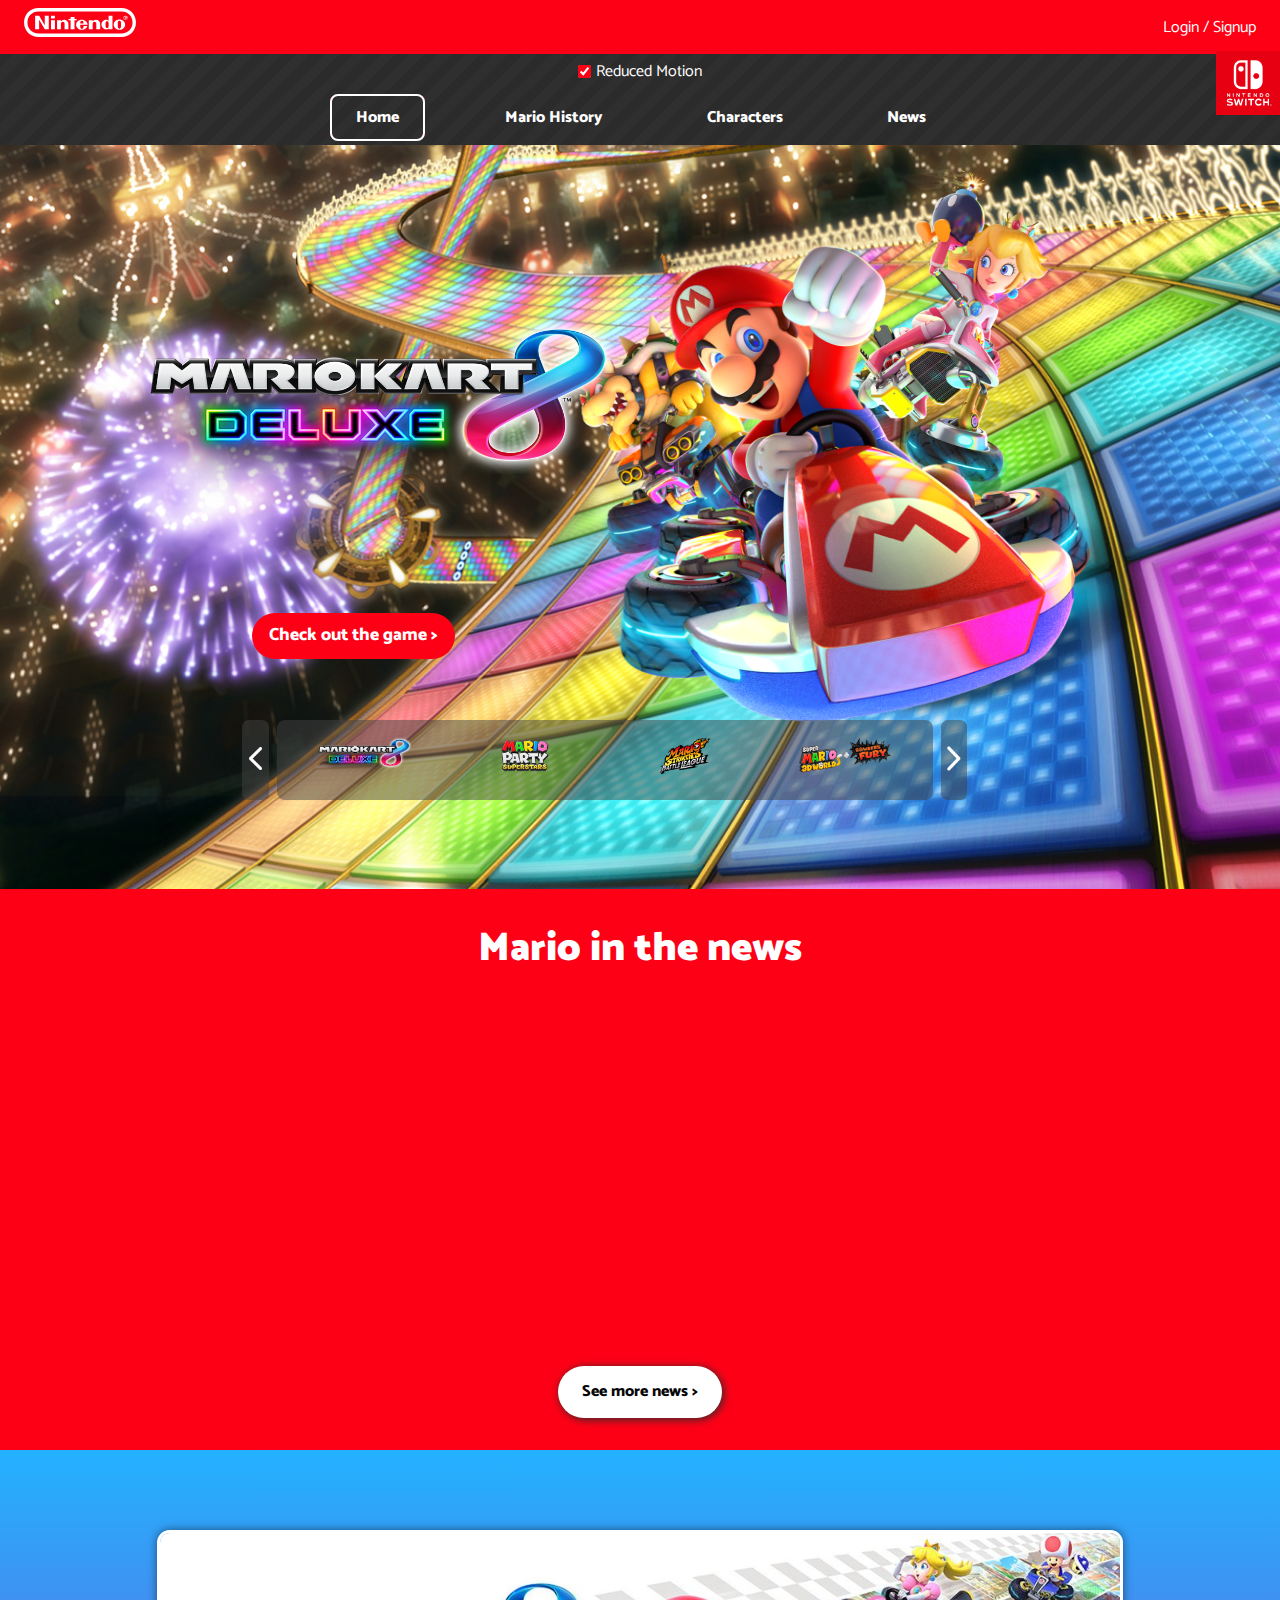
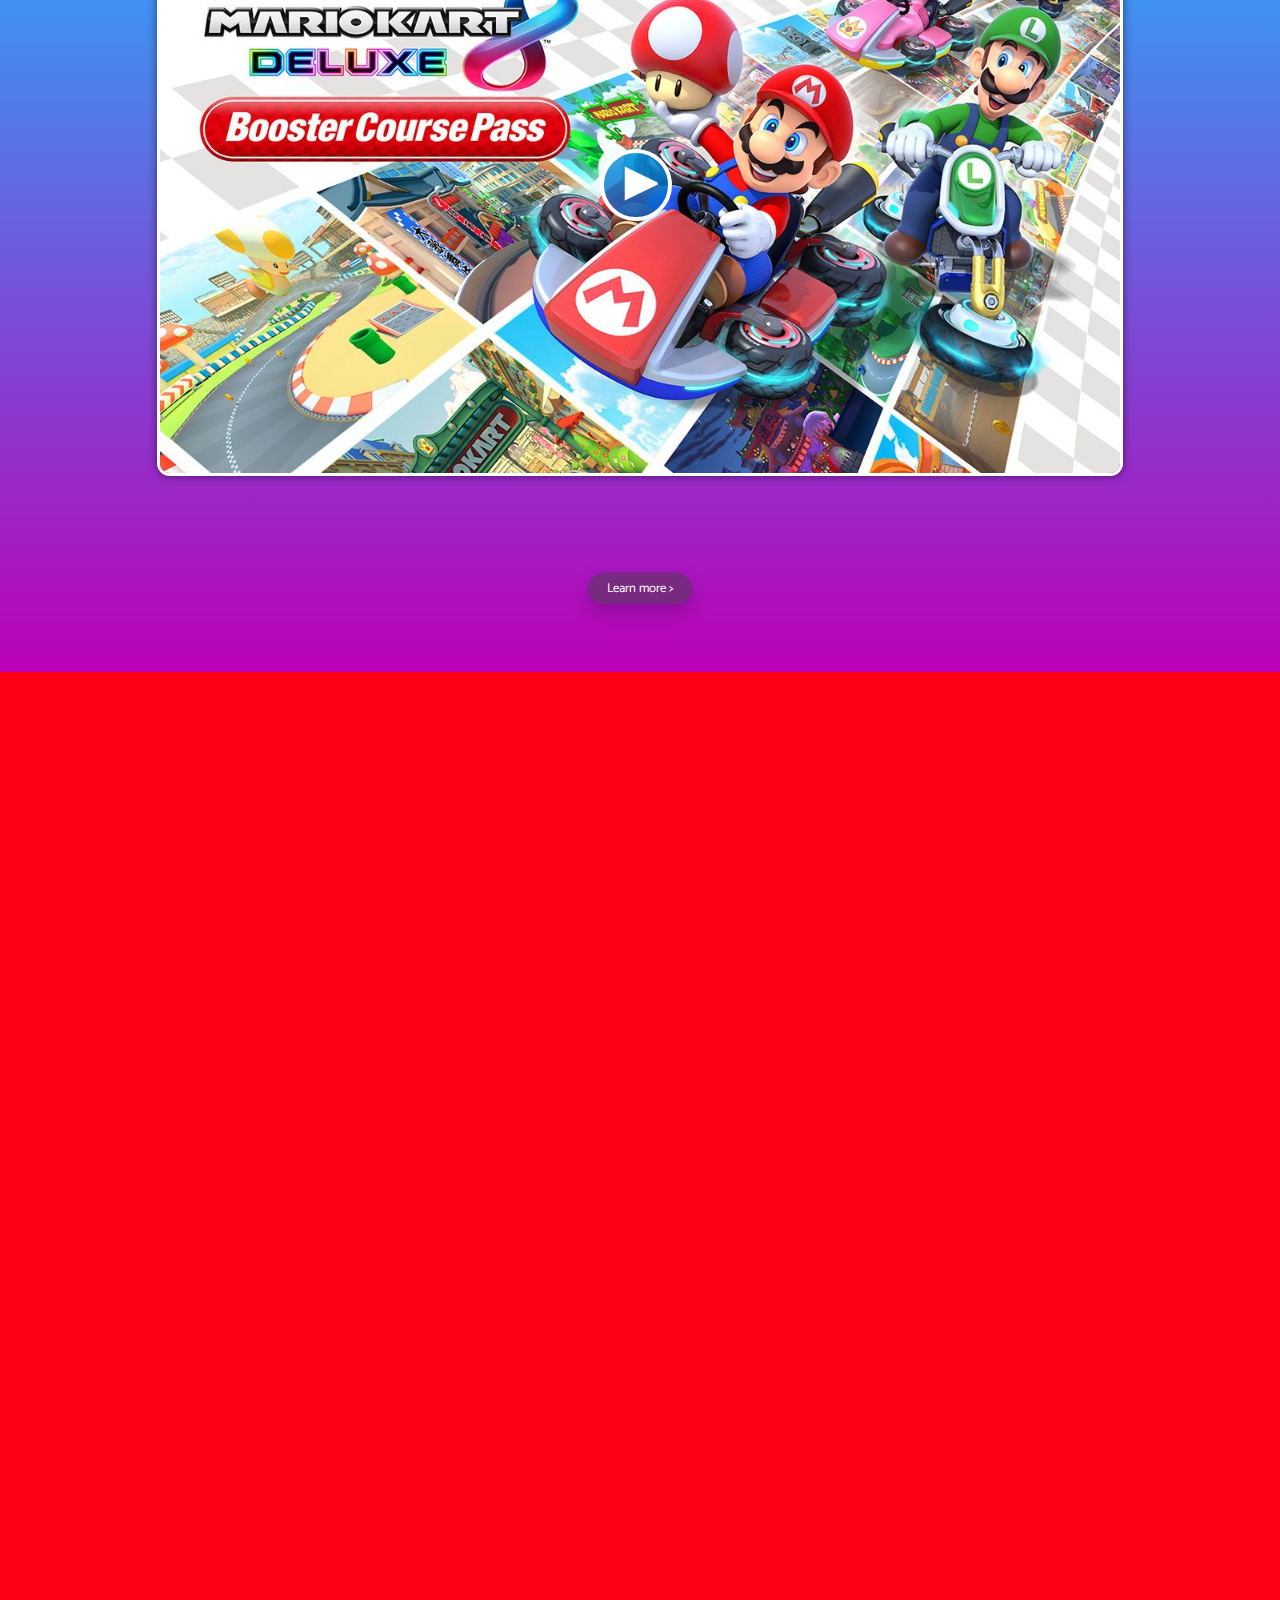
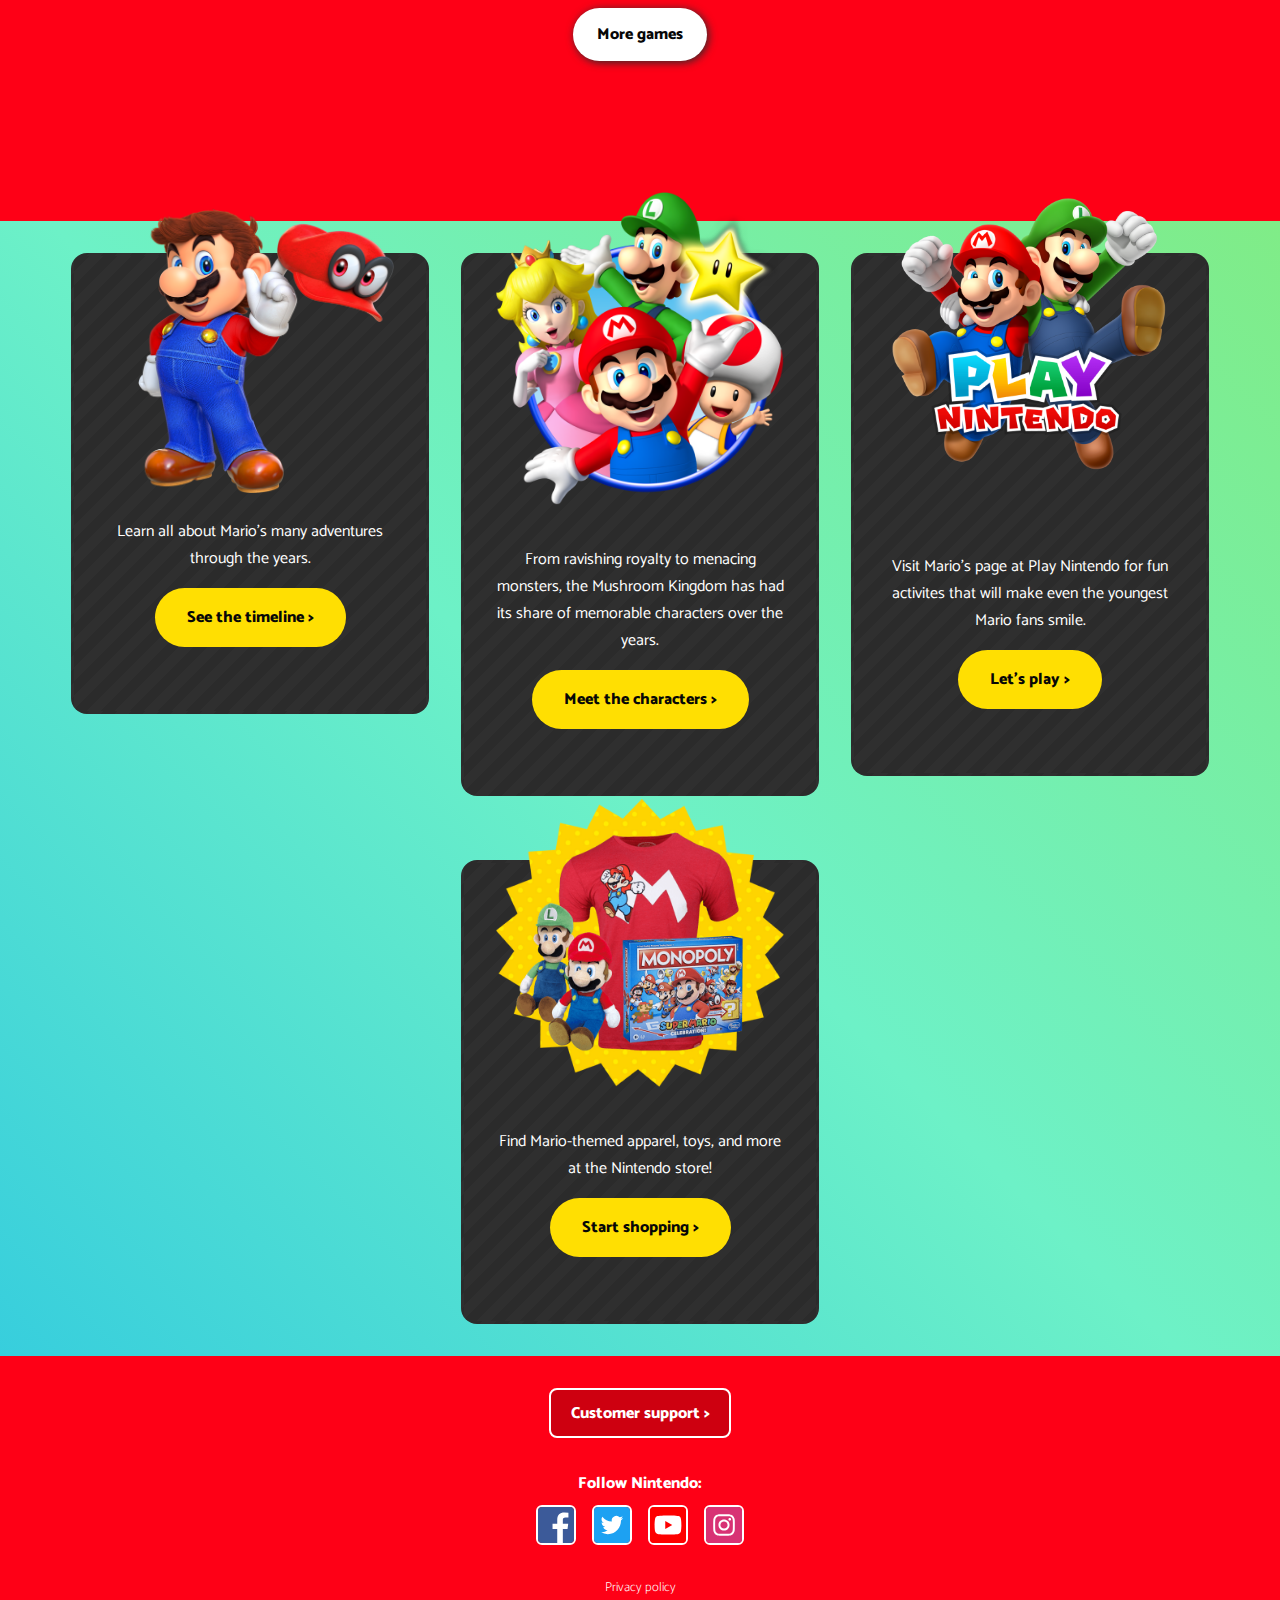
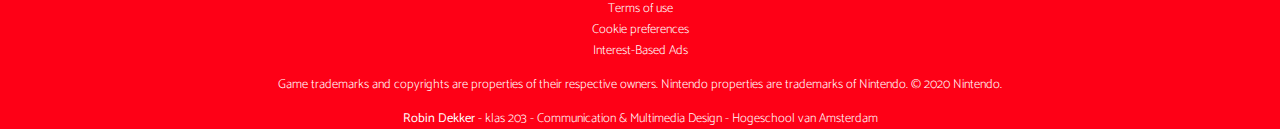
<file: index.html>
<!doctype html>
<html lang="nl">
	
<head>
	<meta charset="UTF-8">
	<meta name="author" content="jouw naam">
	<meta name="viewport" content="width=device-width, initial-scale=1">
	
	<title>Mario Nintendo</title>
	
	<link href="./styles/styles.css" rel="stylesheet">
	<link rel="icon" type="image/svg+xml" href="images/favicon.svg">
	<link rel="preconnect" href="https://fonts.googleapis.com">
	<link rel="preconnect" href="https://fonts.gstatic.com" crossorigin>
	<link href="https://fonts.googleapis.com/css2?family=Catamaran:wght@100;200;300;400;500;600;700;800;900&display=swap" rel="stylesheet">
</head>

<body>
	<h1 class="visuallyHidden">Mario Nintendo</h1>
	<script defer src="scripts/script.js"></script>
	
	<header>
		<nav>
			<ul>
				<li>
					<a href="./index.html"><img src="./mario-images/goed-nintendologo.svg" alt="Nintendo logo"></a>
				</li>
				<li>
					<a href="./index.html">Login / Signup</a>		
				</li>
				<li>
					<img src="./mario-images/switchlogo.png" alt="Nintendo Switch logo">
				</li>
			</ul>

			<div>
				<input type="checkbox" id="reducedMotion" name="reducedMotion" checked>
					<label for="reducedMotion">Reduced Motion</label>
			</div>
			
			<button type="button">Menu</button>
			<ul>
				<li>
					<a href="./index.html">Home</a>
				</li>
				<li>
					<a href="./characters.html">Mario History</a>
				</li>
				<li>
					<a href="./characters.html">Characters</a>
				</li>
				<li>
					<a href="./characters.html">News</a>
				</li>
			</ul>
		</nav>
	</header>


	<main>
		<section>
			<h2>Mario games</h2>
			<section>
				<img class="hidden" src="./mario-images/mariokartlogo.png" alt="">
				<img class="hidden" src="./mario-images/kartmario.png" alt="Mario">
				<img class="hidden" src="./mario-images/kartbowser.png" alt="Bowser">
				<img class="hidden" src="./mario-images/kartpeach.png" alt="Peach">
			</section>

			<article class="hidden"> 
				<button type="button"><img src="./mario-images/arrow.png" alt=""></button>
				<ul>
					<li>
						<a href=""><img src="./mario-images/mariokartlogoklein.png" alt="Mario Kart 8 Deluxe logo"></a>
					</li>
					<li>
						<a href=""><img src="./mario-images/mariopartylogo.png" alt="Mario Party logo"></a>
					</li>
					<li>
						<a href=""><img src="./mario-images/mariostrikerslogo.png" alt="Mario Strikers Battle League logo"></a>
					</li>
					<li>
						<a href=""><img src="./mario-images/mario3dworldlogo.png" alt="Super Mario 3D World + Bowser's Fury logo"></a>
					</li>
				</ul>
				<button type="button"><img src="./mario-images/arrow.png" alt=""></button>

				<a href="">Check out the game  ></a>
			</article>
		</section>

		<section>
			<h2>Mario in the news</h2>
			<ul class="hidden">
				<li>
					<a href=""> 
						<img src="./mario-images/marionews1.png" alt="Mario Kart Deluxe booster course pass">
						<time datetime="2022-11-17">17.11.22</time>
						<p>Have a wild time with the Animal Tour, happening now</p>
					</a>
				</li>
				<li>
					<a href="">
						<img src="./mario-images/marionews2.png" alt="Mario Kart animal tour">
						<time datetime="2022-11-02">02.11.22</time>
						<p>The Autumn Tour brings a bounty of kart-racing fun</p>
					</a>
				</li>
				<li>
					<a href="">
						<img src="./mario-images/marionews3.png" alt="Mario Kart autumn tour">
						<time datetime="2022-10-19">19.10.22</time>
						<p>Dress up your Mii and get ghastly with the Halloween Tour</p>
					</a>
				</li>
			</ul>
			<a href="">See more news > </a>
		</section>

		
		<article>
			<div><button type="button"></button></div>
			<img src="./mario-images/video.jpeg" alt="">
			<h3 class="hidden">Mario Kart 8 Deluxe - Booster Course Pass</h3>
			<p class="hidden">48 remastered courses are racing to the Mario Kart 8 Deluxe Game as paid DLC!</p>
			<a href="">Learn more > </a>
		</article>

		<section>
			<h2 class="hidden">Featured<br>products</h2>
			<ul>
				<li class="hidden">
					<img src="./mario-images/productstrikers.jpeg" alt="Mario Strikers">
					<h3>Mario Strikers™ Battle League</h3>
					<p>Tackle, pass, and score in Strike, a 5-on-5 sport where anything goes!</p>
				</li>
				<li class="hidden">
					<img src="./mario-images/productparty.jpeg" alt="Mario Party">
					<h3>Mario Party™ Superstars</h3>
					<p>Calling all superstars! Mario Party™ is back with 5 classic boards from the Nintendo 64™ Mario Party games.</p>
				</li>
				<li class="hidden">
					<img src="./mario-images/productgolf.jpeg" alt="Mario Golf">
					<h3>Mario Golf™: Super Rush</h3>
					<p>Tee off with family and friends in this content-packed Mario Golf game.</p>
				</li>
				<li class="hidden">
					<img src="./mario-images/featuredproitem4.jpeg" alt="Mario Golf">
					<h3>Super Mario™ 3D World + Bowser's Fury</h3>
					<p>Enjoy 2 Mario adventures in one—a platformer with lively multiplayer + a bonus adventure..</p>
				</li>
			</ul>

			<a href="">More games</a>
		</section>

		<section>
			<ul>
				<li>
					<img src="./mario-images/marioyears.png" alt="">
					<div>
						<p>Learn all about Mario's many adventures through the years.</p>
						<a href="">See the timeline > </a>
					</div>
				</li>
				<li>
					<img src="./mario-images/mariocharacters.png" alt="">
					<div>
						<p>From ravishing royalty to menacing monsters, the Mushroom Kingdom has had its share of memorable characters over the years.</p>
						<a href="">Meet the characters > </a>
					</div>
				</li>
				<li>
					<div>
						<img src="./mario-images/characters.png" alt="">
						<img src="./mario-images/logo.png" alt="">
					</div>
					<div>
						<p>Visit Mario's page at Play Nintendo for fun activites that will make even the youngest Mario fans smile.</p>
						<a href="">Let's play > </a>
					</div>
				</li>
				<li>
					<img src="./mario-images/mariomerch.png" alt="">
					<div>
						<p>Find Mario-themed apparel, toys, and more at the Nintendo store!</p>
						<a href="">Start shopping > </a>
					</div>
				</li>
			</ul>
		</section>

		

	</main>


	<footer>
		<a href="">Customer support > </a>

		<p>Follow Nintendo:</p>
		<ul>
			<li>
				<a href=""><img src="./mario-images/facebook.svg" alt="Facebook link"></a>
			</li>
			<li>
				<a href=""><img src="./mario-images/twitter.svg" alt="Twitter link"></a>
			</li>
			<li>
				<a href=""><img src="./mario-images/youtube.svg" alt="Youtube link"></a>
			</li>
			<li>
				<a href=""><img src="./mario-images/instagram.svg" alt="Instagram link"></a>
			</li>
		</ul>

		<nav>
			<ul>
				<li>Privacy policy</li>
				<li>Terms of use</li>
				<li>Cookie preferences</li>
				<li>Interest-Based Ads</li>
			</ul>
		</nav>

		<p>Game trademarks and copyrights are properties of their respective owners. Nintendo properties are trademarks of Nintendo. © 2020 Nintendo.</p>
		<p><strong>Robin Dekker</strong> - klas 203 - Communication & Multimedia Design - Hogeschool van Amsterdam</p>
	</footer>

</body>
	
</html>
</file>
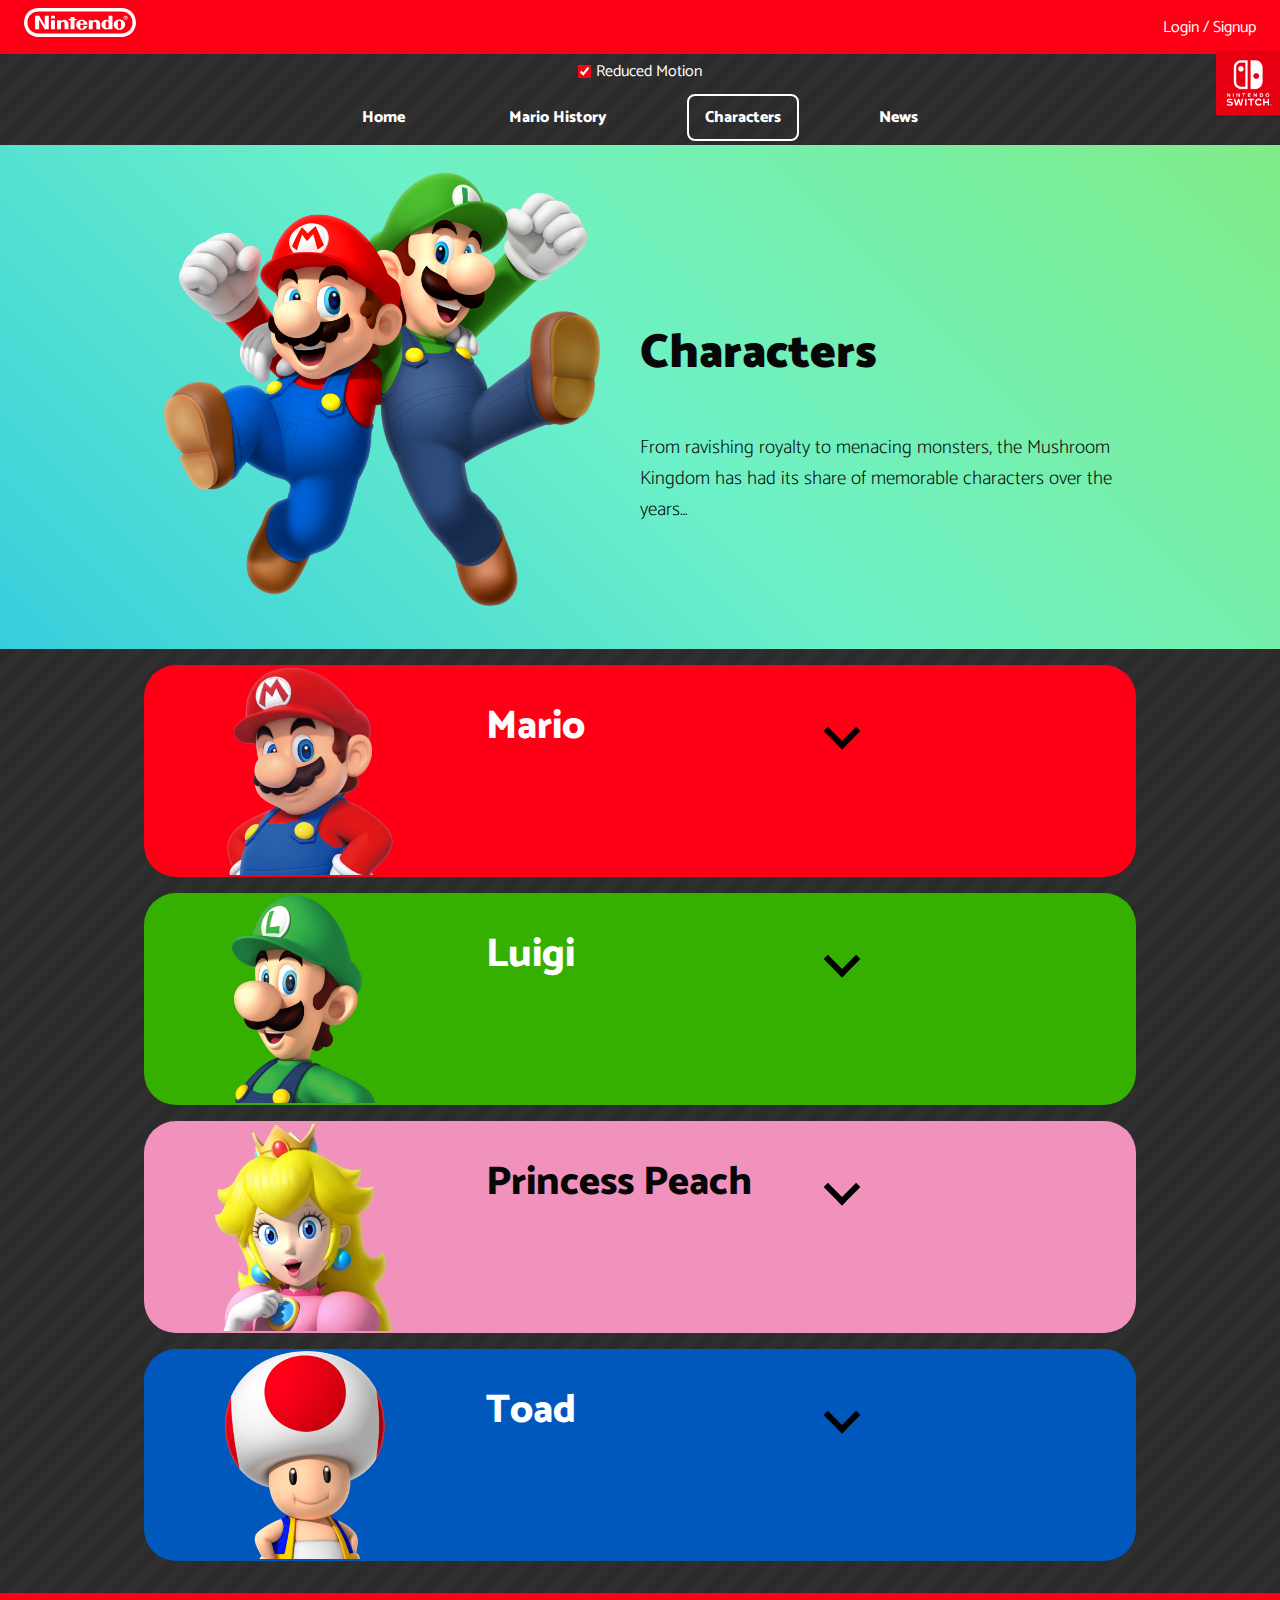
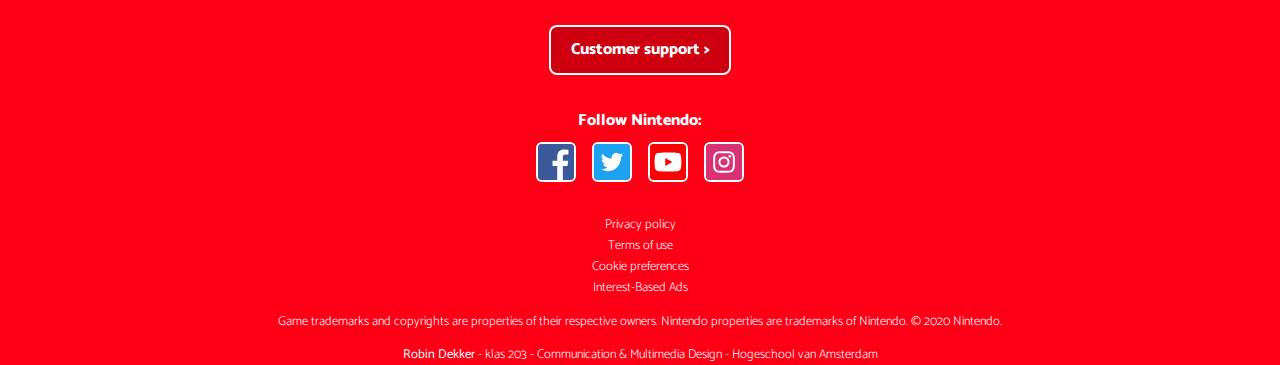
<file: characters.html>
<!doctype html>
<html lang="nl">

<head>
    <meta charset="UTF-8">
    <meta name="author" content="jouw naam">
    <meta name="viewport" content="width=device-width, initial-scale=1">

    <title>Mario Nintendo</title>

    <link href="./styles/styles.css" rel="stylesheet">
    <link rel="icon" type="image/svg+xml" href="images/favicon.svg">
    <link rel="preconnect" href="https://fonts.googleapis.com">
    <link rel="preconnect" href="https://fonts.gstatic.com" crossorigin>
    <link
        href="https://fonts.googleapis.com/css2?family=Catamaran:wght@100;200;300;400;500;600;700;800;900&display=swap"
        rel="stylesheet">
</head>

<body class="characters">
    <script defer src="scripts/script.js"></script>

    <header>
		<nav>
			<ul>
				<li>
					<a href="./index.html"><img src="./mario-images/goed-nintendologo.svg" alt="Nintendo logo"></a>
				</li>
				<li>
					<a href="./index.html">Login / Signup</a>		
				</li>
				<li>
					<img src="./mario-images/switchlogo.png" alt="Nintendo Switch logo">
				</li>
			</ul>

			<div>
				<input type="checkbox" id="reducedMotion" name="reducedMotion" checked>
					<label for="reducedMotion">Reduced Motion</label>
			</div>
			
			<button type="button">Menu</button>
			<ul>
				<li>
					<a href="./index.html">Home</a>
				</li>
				<li>
					<a href="./characters.html">Mario History</a>
				</li>
				<li>
					<a href="./characters.html">Characters</a>
				</li>
				<li>
					<a href="./characters.html">News</a>
				</li>
			</ul>
		</nav>
	</header>


    <main>
        <section>
            <h1 class="hidden">Characters</h1>
            <p class="hidden">From ravishing royalty to menacing monsters, the Mushroom Kingdom has had its share of memorable
                characters over the years…</p>
            <img class="hidden" src="./mario-images/characters.png" alt="">
        </section>

        <ul>
            <li>
                <h2>Mario</h2>
                <button></button>
                
                <div>
                    <p>The main hero of the Mushroom Kingdom. Mario is always bright and cheerful and instantly recognizable with his blue overalls, red cap, and trademark moustache. <br>He's a trusted friend of Princess Peach, and he and his brother Luigi are known across the land for their acts of bravery.<br>Mario excels at sports including tennis, golf, baseball, soccer, and even kart racing. He's good at all of them! He's a plumber by profession but is really a jack of all trades.<br>He uses his masterful jumping ability and a variety of power-ups to take on his archrival, Bowser.</p>
                    <ul>
                        <li>Sound 1</li>
                        <li>Sound 2</li>
                        <li>Sound 3</li>
                    </ul>
                </div>

                <img src="./mario-images/mariomario.png" alt="Mario">

            </li>

            <li>
                <img src="./mario-images/luigi.png" alt="Luigi">
                <h2>Luigi</h2>
                <button></button>
                <div>
                    <p>Mario's brother and fellow hero of the Mushroom Kingdom. Luigi is instantly recognizable in his
                        trademark green hat and green shirt. <br>Luigi is kind but can be a bit nervous, especially around
                        ghosts. However, his abilities are on par with Mario's, so when these brothers team up, there's
                        nothing they can't achieve.<br>Luigi is taller and can jump higher than Mario. If you look closely,
                        you may also notice that the shape of his moustache is a bit different as well.</p>
                    <ul>
                        <li>Sound 1</li>
                        <li>Sound 2</li>
                        <li>Sound 3</li>
                    </ul>
                </div>
            </li>

            <li>
                <img src="./mario-images/peach.png" alt="Princess Peach">
                <h2>Princess Peach</h2>
                <button></button>
                <div>
                    <p>The beloved princess of the Mushroom Kingdom. She's extremely kind and is always working to create a
                        world where everyone can live together happily. Her signature pink dress is quite
                        lovely.<br>Princess Peach is always game for a variety of sports, and also enjoys baking and
                        cooking.<br>Princess Peach and Mario are good friends and help each other out whenever they can.
                    </p>
                    <ul>
                        <li>Sound 1</li>
                        <li>Sound 2</li>
                        <li>Sound 3</li>
                    </ul>
                </div>
            </li>

            <li>
                <img src="./mario-images/toad.png" alt="Toad">
                <h2>Toad</h2>
                <button></button>
                <div>
                    <p>A resident of the Mushroom Kingdom who works in service of Princess Peach. Toad has red spots on his
                        head, though others of his kind come in a variety of colors.<br>Toad is very cheerful and loyal. He
                        does his best to help Mario and Luigi in their efforts to protect the Mushroom Kingdom from Bowser,
                        even if he ends endangering himself in the process.
                    </p>
                    <ul>
                        <li>Sound 1</li>
                        <li>Sound 2</li>
                        <li>Sound 3</li>
                    </ul>
                </div>
            </li>
        </ul>




    </main>


    <footer>
		<a href="">Customer support > </a>

		<p>Follow Nintendo:</p>
		<ul>
			<li>
				<a href=""><img src="./mario-images/facebook.svg" alt="Facebook link"></a>
			</li>
			<li>
				<a href=""><img src="./mario-images/twitter.svg" alt="Twitter link"></a>
			</li>
			<li>
				<a href=""><img src="./mario-images/youtube.svg" alt="Youtube link"></a>
			</li>
			<li>
				<a href=""><img src="./mario-images/instagram.svg" alt="Instagram link"></a>
			</li>
		</ul>

		<nav>
			<ul>
				<li>Privacy policy</li>
				<li>Terms of use</li>
				<li>Cookie preferences</li>
				<li>Interest-Based Ads</li>
			</ul>
		</nav>

		<p>Game trademarks and copyrights are properties of their respective owners. Nintendo properties are trademarks of Nintendo. © 2020 Nintendo.</p>
		<p><strong>Robin Dekker</strong> - klas 203 - Communication & Multimedia Design - Hogeschool van Amsterdam</p>
	</footer>


</body>

</html>
</file>
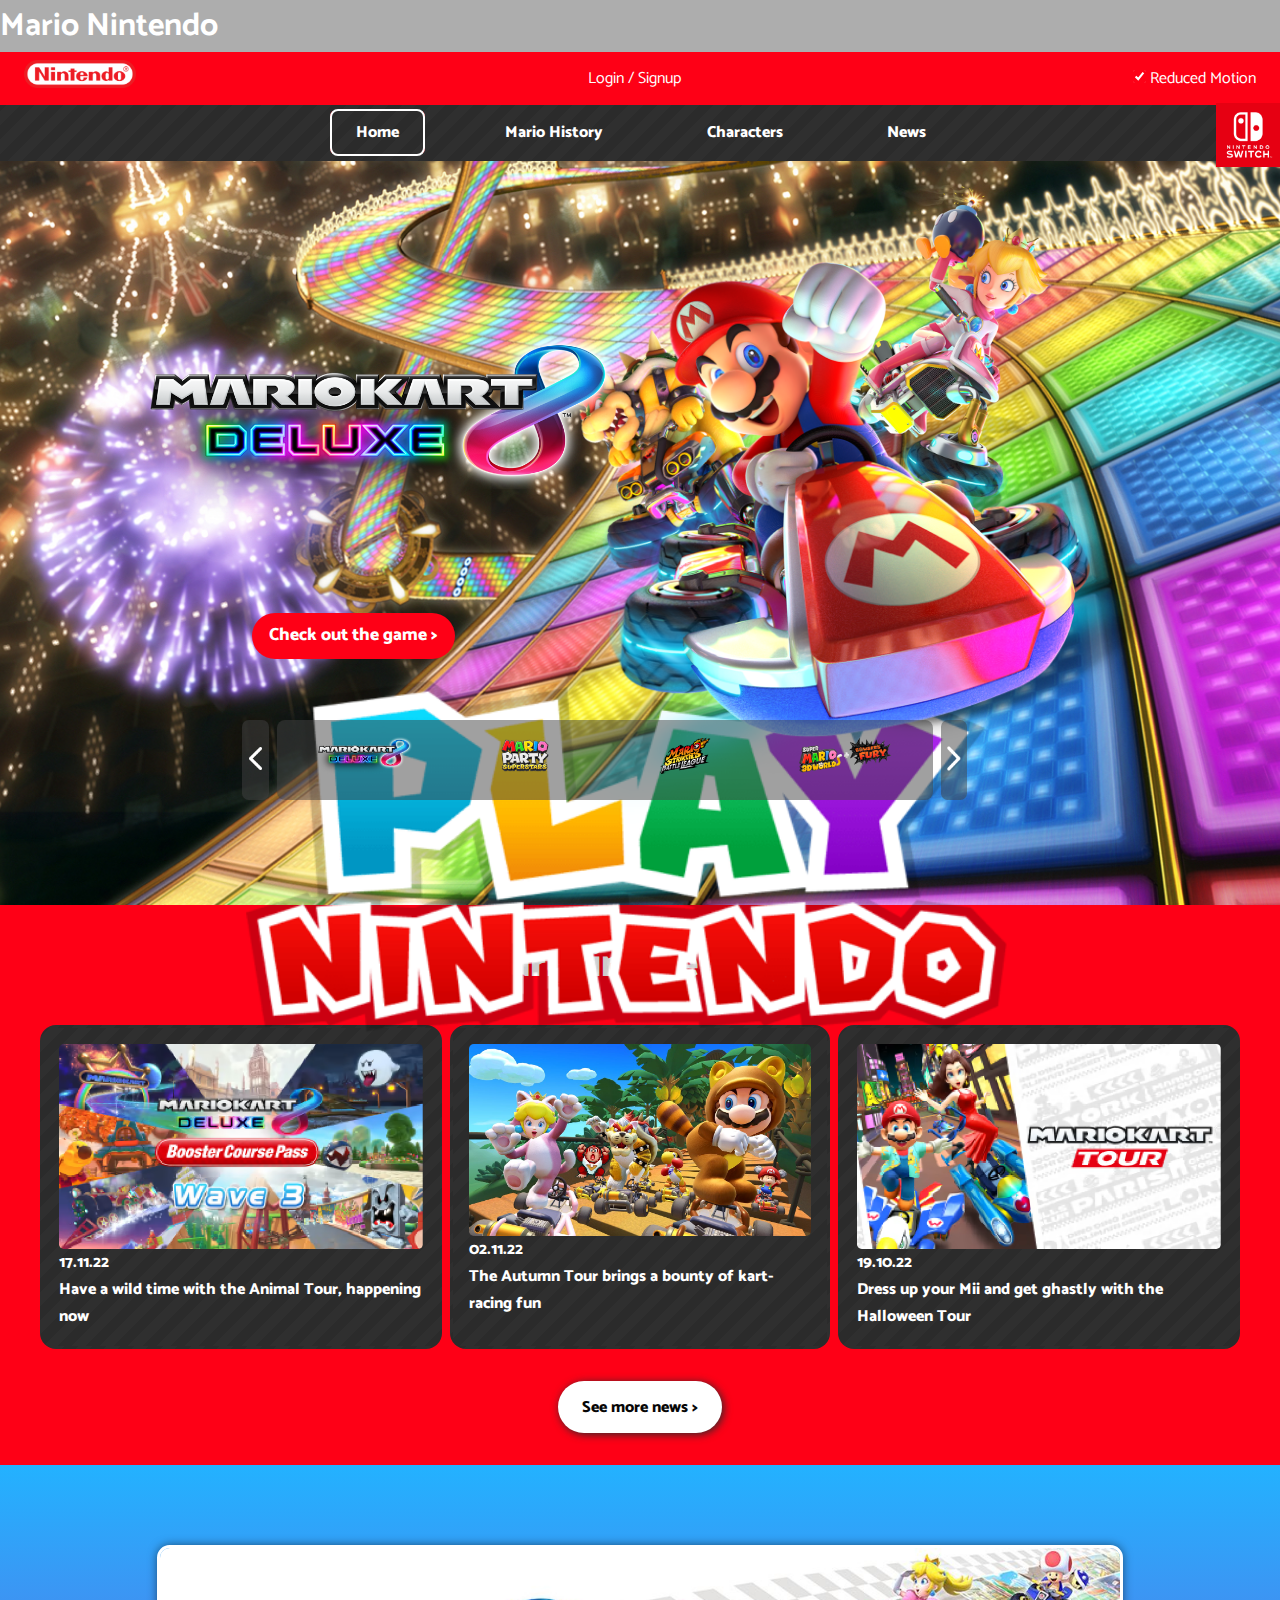
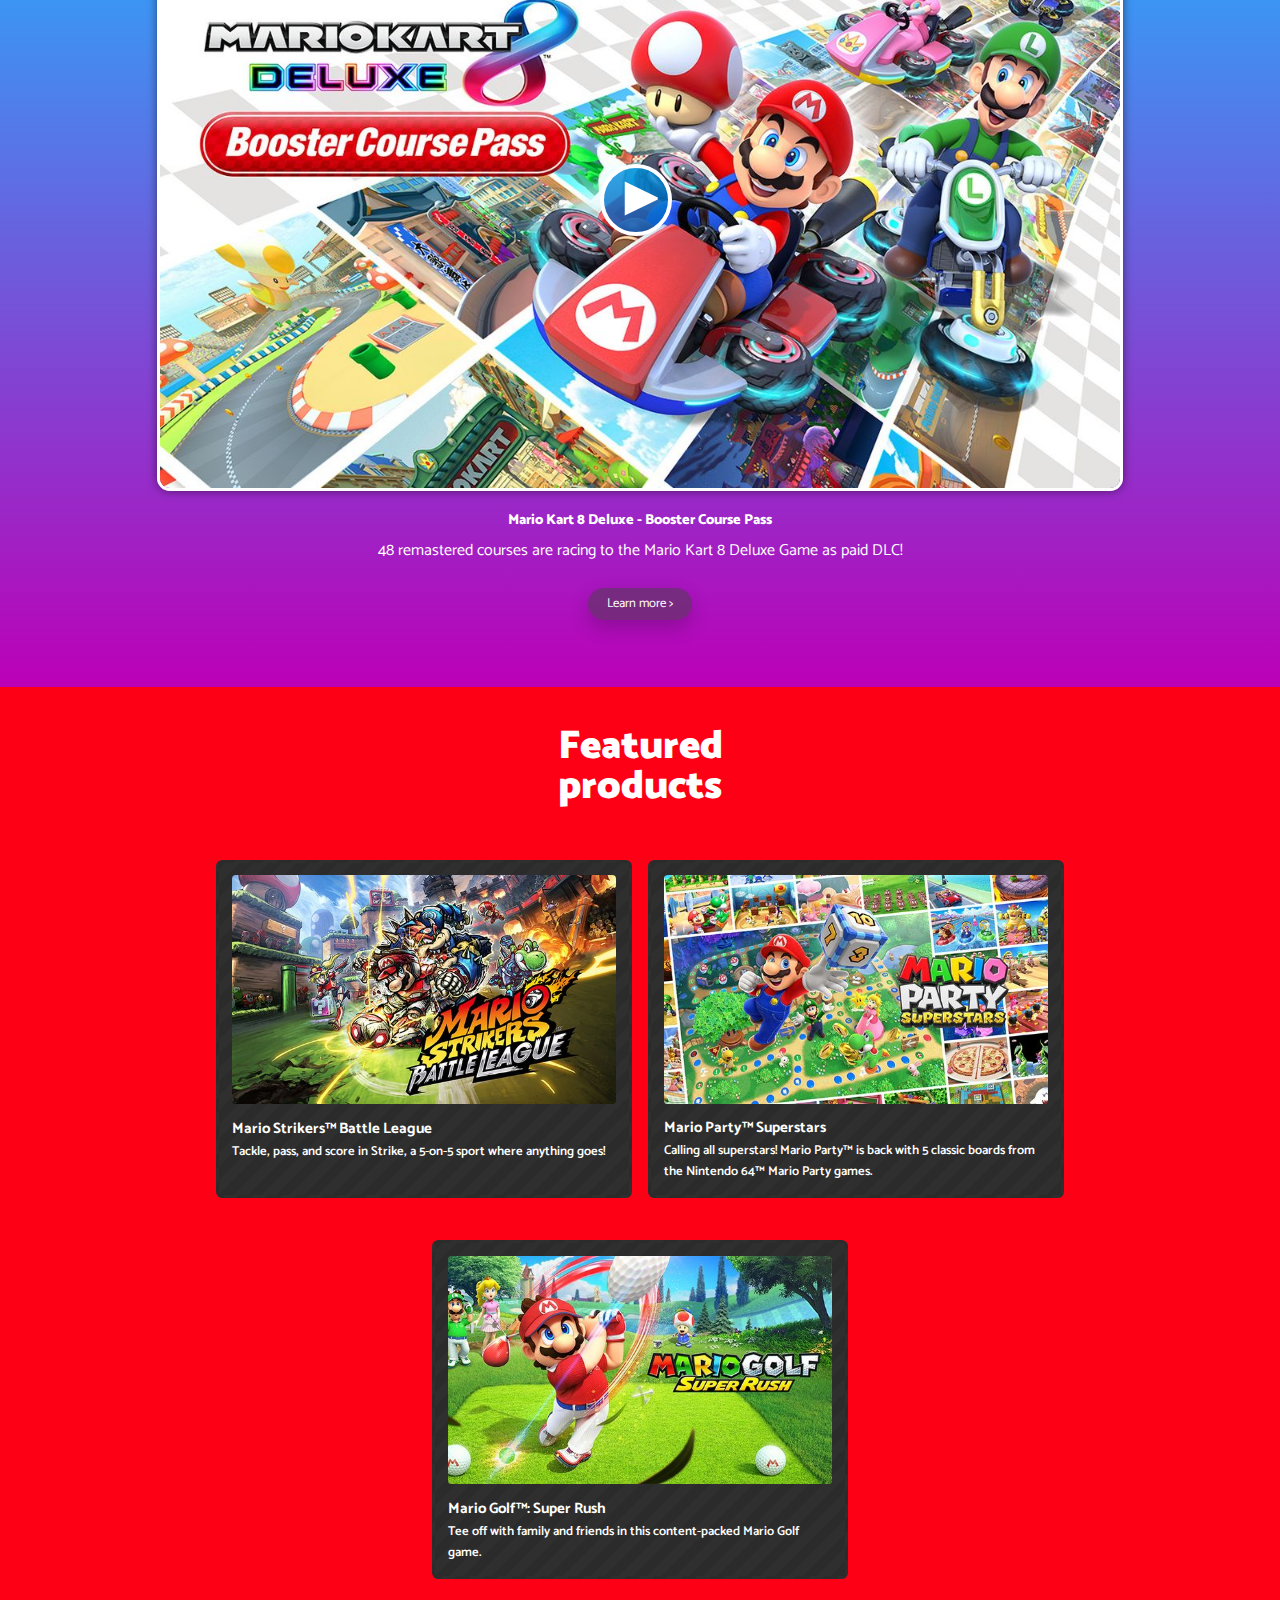
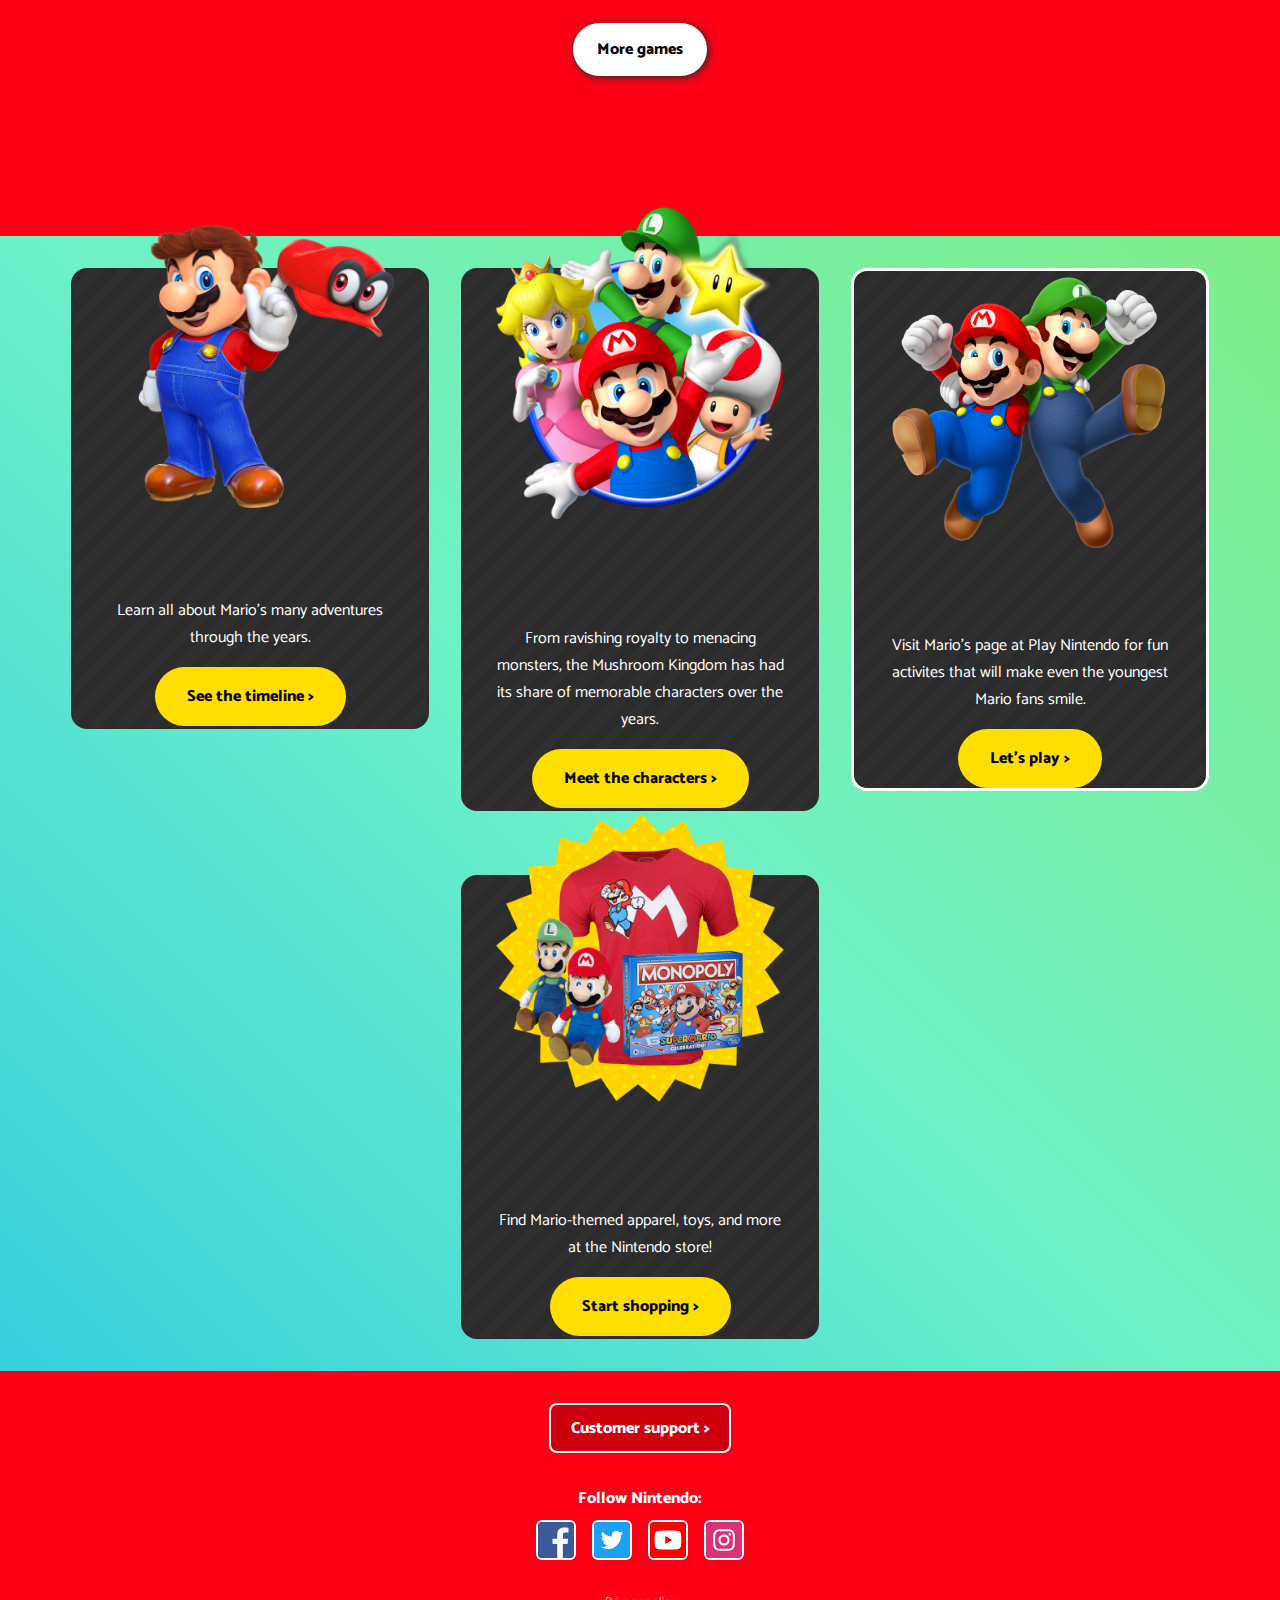
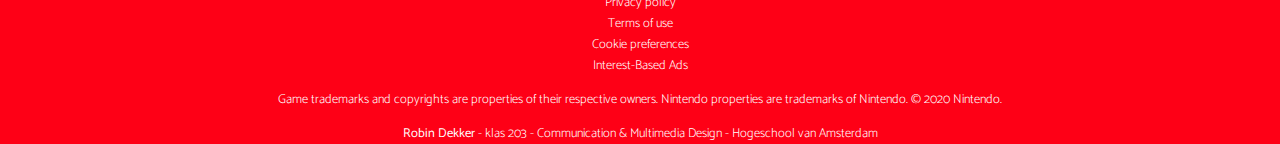
<file: home.html>
<!doctype html>
<html lang="nl">
	
<head>
	<meta charset="UTF-8">
	<meta name="author" content="jouw naam">
	<meta name="viewport" content="width=device-width, initial-scale=1">
	
	<title>Mario Nintendo</title>
	
	<link href="./styles/styles.css" rel="stylesheet">
	<link rel="icon" type="image/svg+xml" href="images/favicon.svg">
	<link rel="preconnect" href="https://fonts.googleapis.com">
	<link rel="preconnect" href="https://fonts.gstatic.com" crossorigin>
	<link href="https://fonts.googleapis.com/css2?family=Catamaran:wght@100;200;300;400;500;600;700;800;900&display=swap" rel="stylesheet">
</head>

<body>
	<h1>Mario Nintendo</h1>
	<script defer src="scripts/script.js"></script>
	
	<header>
		<nav>
			<ul>
				<li>
					<a href="./home.html"><img src="./mario-images/nintendologo.png" alt="Nintendo logo"></a>
				</li>
				<li>
					<section>
						<a href="./home.html">Login / Signup</a>
					</section>
					
				</li>
				<li>
					<input type="checkbox" id="reducedMotion" name="reducedMotion" checked>
      				<label for="reducedMotion">Reduced Motion</label>
				</li>
				<li>
					<img src="./mario-images/switchlogo.png" alt="Nintendo Switch logo">
				</li>
			</ul>
			
			<button type="button">Menu</button>
			<ul>
				<li>
					<a href="">Home</a>
				</li>
				<li>
					<a href="">Mario History</a>
				</li>
				<li>
					<a href="">Characters</a>
				</li>
				<li>
					<a href="">News</a>
				</li>
			</ul>
		</nav>
	</header>


	<main>
		<section>
			<h2>Mario games</h2>
			<section>
				<img src="./mario-images/mariokartlogo.png" alt="">
				<img src="./mario-images/kartmario.png" alt="Mario">
				<img src="./mario-images/kartbowser.png" alt="Bowser">
				<img src="./mario-images/kartpeach.png" alt="Peach">
			</section>

			<article>
				<button type="button"><img src="./mario-images/arrow.png" alt=""></button>
				<ul>
					<li>
						<a href=""><img src="./mario-images/mariokartlogoklein.png" alt="Mario Kart 8 Deluxe logo"></a>
					</li>
					<li>
						<a href=""><img src="./mario-images/mariopartylogo.png" alt="Mario Party logo"></a>
					</li>
					<li>
						<a href=""><img src="./mario-images/mariostrikerslogo.png" alt="Mario Strikers Battle League logo"></a>
					</li>
					<li>
						<a href=""><img src="./mario-images/mario3dworldlogo.png" alt="Super Mario 3D World + Bowser's Fury logo"></a>
					</li>
				</ul>
				<button type="button"><img src="./mario-images/arrow.png" alt=""></button>

				<a href="">Check out the game  ></a>
			</article>

		</section>

		<section>
			<h2>Mario in the news</h2>
			<ul>
				<li>
					<a href=""> 
						<img src="./mario-images/marionews1.png" alt="Mario Kart Deluxe booster course pass">
						<time datetime="2022-11-17">17.11.22</time>
						<p>Have a wild time with the Animal Tour, happening now</p>
					</a>
				</li>
				<li>
					<a href="">
						<img src="./mario-images/marionews2.png" alt="Mario Kart animal tour">
						<time datetime="2022-11-02">02.11.22</time>
						<p>The Autumn Tour brings a bounty of kart-racing fun</p>
					</a>
				</li>
				<li>
					<a href="">
						<img src="./mario-images/marionews3.png" alt="Mario Kart autumn tour">
						<time datetime="2022-10-19">19.10.22</time>
						<p>Dress up your Mii and get ghastly with the Halloween Tour</p>
					</a>
				</li>
			</ul>
			<a href="">See more news > </a>
		</section>

		
		<article>
			<div><button type="button"></button></div>
			<img src="./mario-images/video.jpeg" alt="">
			<h3>Mario Kart 8 Deluxe - Booster Course Pass</h3>
			<p>48 remastered courses are racing to the Mario Kart 8 Deluxe Game as paid DLC!</p>
			<a href="">Learn more > </a>
		</article>

		<section>
			<h2>Featured<br>products</h2>
			<ul>
				<li>
					<img src="./mario-images/productstrikers.jpeg" alt="Mario Strikers">
					<h3>Mario Strikers™ Battle League</h3>
					<p>Tackle, pass, and score in Strike, a 5-on-5 sport where anything goes!</p>
				</li>
				<li>
					<img src="./mario-images/productparty.jpeg" alt="Mario Party">
					<h3>Mario Party™ Superstars</h3>
					<p>Calling all superstars! Mario Party™ is back with 5 classic boards from the Nintendo 64™ Mario Party games.</p>
				</li>
				<li>
					<img src="./mario-images/productgolf.jpeg" alt="Mario Golf">
					<h3>Mario Golf™: Super Rush</h3>
					<p>Tee off with family and friends in this content-packed Mario Golf game.</p>
				</li>
			</ul>

			<a href="">More games</a>
		</section>

		<section>
			<ul>
				<li>
					<img src="./mario-images/marioyears.png" alt="">
					<p>Learn all about Mario's many adventures through the years.</p>
					<a href="">See the timeline > </a>
				</li>
				<li>
					<img src="./mario-images/mariocharacters.png" alt="">
					<p>From ravishing royalty to menacing monsters, the Mushroom Kingdom has had its share of memorable characters over the years.</p>
					<a href="">Meet the characters > </a>
				</li>
				<li>
					<img src="./mario-images/characters.png" alt="">
					<img src="./mario-images/logo.png" alt="">
					<p>Visit Mario's page at Play Nintendo for fun activites that will make even the youngest Mario fans smile.</p>
					<a href="">Let's play > </a>
				</li>
				<li>
					<img src="./mario-images/mariomerch.png" alt="">
					<p>Find Mario-themed apparel, toys, and more at the Nintendo store!</p>
					<a href="">Start shopping > </a>
				</li>
			</ul>
		</section>

		

	</main>


	<footer>
		<a href="">Customer support > </a>

		<p>Follow Nintendo:</p>
		<ul>
			<li>
				<a href=""><img src="./mario-images/facebook.svg" alt="Facebook link"></a>
			</li>
			<li>
				<a href=""><img src="./mario-images/twitter.svg" alt="Twitter link"></a>
			</li>
			<li>
				<a href=""><img src="./mario-images/youtube.svg" alt="Youtube link"></a>
			</li>
			<li>
				<a href=""><img src="./mario-images/instagram.svg" alt="Instagram link"></a>
			</li>
		</ul>

		<nav>
			<ul>
				<li>Privacy policy</li>
				<li>Terms of use</li>
				<li>Cookie preferences</li>
				<li>Interest-Based Ads</li>
			</ul>
		</nav>

		<p>Game trademarks and copyrights are properties of their respective owners. Nintendo properties are trademarks of Nintendo. © 2020 Nintendo.</p>
		<p><strong>Robin Dekker</strong> - klas 203 - Communication & Multimedia Design - Hogeschool van Amsterdam</p>
	</footer>

</body>
	
</html>
</file>
<file: styles/styles.css>
/*********************/
/* CUSTOM PROPERTIES */
/*********************/
:root {
	--text-color:#FFFFFF;
    --text-font:font-family: 'Catamaran', sans-serif;
    --text-color-dark: #070707;
    --background-color-dark: #2b2b2b;
    --focus-color: #ffea48;

    --background-color-white: #FFFFFF;
    
    --background-color: #FE0016;
    --background-luigi: #35b000;
    --background-peach: #f192bd;
    --background-toad: #0058bc;
    --background-color-gray: rgba(65, 65, 65, 0.5);
    --background-color-striped: repeating-linear-gradient(
        -45deg,
        #2b2b2b,
        #2b2b2b 10px,
        #2f2f2f 10px,
        #2f2f2f 20px
        );    

    --gradient-blue-lime: linear-gradient(225deg,#80ec87,#6df1c7 51%,#37cedd);
    --gradient-blue-purple: linear-gradient(0deg,#bc00b7,#23b2ff);

    --color-blue: linear-gradient(
        180deg,rgba(0,145,223,.8) 
        2%,rgba(0,88,188,.8) 99%);
    --color-yellow: #ffdf02;
}

*{
    margin: 0;
    list-style: none;
}

body{
    color: var(--text-color);
    background-color: #adadad;
    font-family: 'Catamaran', sans-serif;
    text-decoration: none;
}

a{
    text-decoration: none;
    color: var(--text-color);
}

a:focus{
    border: solid 5px var(--focus-color);
}



/*********************/
/* HEADER */
/*********************/
.visuallyHidden{
    clip: rect(0 0 0 0); 
    clip-path: inset(50%);
    height: 1px;
    overflow: hidden;
    position: absolute;
    white-space: nowrap; 
    width: 1px;
}

header nav ul:first-of-type{
    display: flex;
    flex-wrap: wrap;
    position: relative;
    padding: 0 1em;

    justify-content: space-between;
    align-items: center;

    list-style: none;
    background-color: var(--background-color); 
}

header nav ul:first-of-type li{
    padding: 0.5em;
    min-width: max-content;
    justify-content: center;
    text-align: center;
}

header nav ul:first-of-type li a{
    display:block;
    width: max-content;
    justify-content: center;
    align-items: center;
    
}

header nav ul:first-of-type li a:focus-within{
    border: solid 4px var(--text-color);
}

header nav div{
    display: flex;
    flex-grow: 1;
    background: var(--background-color-striped);
    height: 2.2em;
    
    justify-content: center;
    align-items: center;
    gap: 0.3em;
}

header nav ul:first-of-type li:last-of-type{
    position: absolute;
    right: 0;
    top: 3.2em;
    padding: 0;
    z-index: 2;
}

nav ul li img:first-of-type{
    width: 4em;
    z-index: 100;
}

nav ul li a img:first-child{
    width: 7em;
}

header nav ul li:nth-of-type(2){
    transition: 0.5s;
}

header nav ul:first-of-type li:nth-of-type(2):hover{
    background-color: #9e0000;
    border-radius: 0.5em;
}

/*********************/
/* NAV + MENU BUTTON */
/*********************/
header{
    position: sticky;
    top:0;
    z-index: 99;
}

nav #reducedMotion{
    accent-color: var(--background-color);
}

header nav ul:nth-of-type(2){
    display: flex;
    justify-content: flex-start;
    flex-direction: column;
    align-items:center;

    background: var(--background-color-striped);
    list-style: none;
    padding: 2em 0;
    gap: 0.5em;

    position: absolute;
    transition: 1s;
    transform: translateX(-100%);

    left: 0;
    right: 0;
    height: calc(100vh - 100px);
    
}

header nav ul:nth-of-type(2).navAnders, header nav ul:nth-of-type(2):focus-within{
   transform: translateX(0);
}

header nav ul:nth-of-type(2) li{
    padding: 1em 1.5em;
    font-weight: 800;
    
}

header nav ul:nth-of-type(2) li:active{
    border: solid 2px var(--text-color);
    border-radius: 0.5em;
    padding: 1em;
    background-color: var(--background-color);
}

header nav ul:nth-of-type(2) li a:focus-within{
    padding: 0.5em 1em;
    border: solid 4px var(--focus-color);
    border-radius: 0.8em;
    padding: 0.5em 1em;
}

header nav button{
    background: var(--background-color-striped);
    color: var(--text-color);
    padding: 1em 1.5em;
    font-weight: 800;
    width: max-content;

    margin: 1em 0 0 1em;

    border: solid 2px var(--text-color);
    border-radius: 0.5em;

    position: absolute;
    z-index: 100;
}

header nav button:focus-within{
    background: var(--background-color);
}

@media (min-width: 1024px){
    header nav ul:nth-of-type(2){
        transform: translateX(0);

        display: flex;
        flex-direction: row;
        justify-content: center;
        align-items:center;

        padding: 0;
        height: 3.5em;
    }
    
    header nav button{
        display: none;
    }

    header nav ul:nth-of-type(2) li:first-of-type a{
        border: solid 2px var(--text-color);
        border-radius: 0.5em;
        padding: .5em 1.5em;
    }

    header nav ul:nth-of-type(2) li a{
        border: solid 2px var(--background-color-striped);
        border-radius: 0.5em;
        padding: 0.5em 1.5em;

        background: linear-gradient(90deg, #FE0016 0%, #FE0016 50%, transparent 50%, transparent 100%);
	    background-size: 200% 100%;
	    background-position: 100% 0%;
	    transition: .3s;
    }

    header nav ul:nth-of-type(2) li a:hover{
        border: solid 2px var(--text-color);
        border-radius: 0.5em;
        background-position: 0% 0%;
    }

    .characters header nav ul:nth-of-type(2) li:first-of-type a:hover{
        border: solid 2px var(--text-color);
    }

}



/*********************/
/* MAIN MARIO games */
/*********************/
main section:first-of-type article{
    display: flex;
    gap: 0.5em;
    justify-content: center;
   
    position: absolute;
    z-index: 10;
    width: 92%;
    margin: 0 1em;
    top: 80%;
}

main section:first-of-type h2{
    display: none;
}

main section:nth-of-type(2) ul, main section:nth-of-type(1) ul{
    display: flex;
    overflow-x: scroll;
}

main section:nth-of-type(1) article ul{
    background-color: var(--background-color-gray);
    padding: 0.5em;
    border-radius: 0.5em;
    align-items: center;
}

main section:first-of-type article ul li img{
    width: 6em;
    padding: 0 2em;
    transition: 0.5s;
}

main section:first-of-type article ul li img:hover{
    transform: scale(1.5);
}

main section article button{
    width: 2em;
    height: 6em;
    background-color: var(--background-color-gray);
    border: none;
    border-radius: 0.5em;
    
}

main section article button img{
    width: 1em;
}

main section article button:nth-of-type(2) img{
    transform: rotate(180deg);
}

main section:first-of-type article > a{
    position: absolute;
}

main section:first-of-type article > a:first-of-type{
    background-color: var(--background-color);
    font-weight: 800;
    font-size: 0.8em;
    padding: 0.5em 1em;
    border-radius: 5em;

    position: absolute;
    bottom: 7em;
    left: 50%;
    
    
    z-index: 10;
    transition: 0.5s;
}

main section:first-of-type article > a:first-of-type:hover{
    transform: scale(1.1);
}

main section:first-of-type article ul li a{
    display: block;
}


@media (min-width: 1024px){
    main section:first-of-type article ul li img{
        width: 6em;
    }

    main section:first-of-type article > a:first-of-type{
        font-size: 1.1em;
        position: absolute;
        bottom: 8em;
        left: 20%;
    }
}

@media (min-width:1440px){
    main section:first-of-type article ul li img{
        width: 10em;
    }

    main section:first-of-type article > a{
        font-size: 2em;
    }

    main section:first-of-type article > a:first-of-type{
        font-size: 1.2em;
        position: absolute;
        bottom: 10em;
        left: 20%;
    }

}



/*********************/
/* Mario games IMAGES OVER ELKAAR */
/*********************/

main section:first-of-type section{
    position: relative;
    background-image: url(../mario-images/kartbackground.jpg);
    background-repeat: no-repeat;
    background-position: center;
    background-size:cover;
    height: calc(100vh - 100px);
}

main section:first-of-type section img:first-of-type{
    width: 20em;
    position: absolute;
    z-index: 10;
    top: 15%;
    left: 50%;
    transform:translate(-50%, -50%);
}

main section:first-of-type section img:nth-of-type(2){
    width: 25em;
    position: absolute;
    z-index: 9;
    top: 60%;
    left: 50%;
    transform:translate(-40%, -50%);
}

main section:first-of-type section img:nth-of-type(3){
    width: 13em;
    position: absolute;
    top: 14em;
    left: 1em;
}

main section:first-of-type section img:nth-of-type(4){
    width:17em;
    position: absolute;
    top: 4em;
    right: 0%;
    
}

@media (min-width:500px){
    main section:first-of-type section img:nth-of-type(3){
      left:6em  
    }

    main section:first-of-type section img:nth-of-type(4){
        right: 4em;
    }
}

@media (min-width:600px){
    main section:first-of-type section img:nth-of-type(3){
      left:8em  
    }

    main section:first-of-type section img:nth-of-type(4){
        right: 6em;
    }
}

@media (min-width:768px){
    main section:first-of-type section img:nth-of-type(3){
      left:13em  
    }

    main section:first-of-type section img:nth-of-type(4){
        right: 11em;
    }
}

@media (min-width:1024px){
    main section:first-of-type section img:first-of-type{
        width: 20em;
        top: 35%;
        left: 30%;
    }

    main section:first-of-type section img:nth-of-type(2){
        width: 25em;
        top: 55%;
        left: 63%;

    }

    main section:first-of-type section img:nth-of-type(3){
        width: 12em;
        top: 12em;
        left: 45%;
    }

    main section:first-of-type section img:nth-of-type(4){
        width:12em;
        top: 7em;
        right: 18%;
        
    }
}

@media (min-width:1140px){
    main section:first-of-type section img:first-of-type{
        width: 30em;
        top: 35%;
        left: 30%;
    }

    main section:first-of-type section img:nth-of-type(2){
        width: 38em;
        top: 55%;
        left: 63%;

    }

    main section:first-of-type section img:nth-of-type(3){
        width: 18em;
        top: 14em;
        left: 45%;
    }

    main section:first-of-type section img:nth-of-type(4){
        width:20em;
        top: 5em;
        right: 18%;
        
    }
}



/*********************/
/* Mario in the news */
/*********************/
h2{
    font-size: 2.5em;
    font-weight: 900;
    flex-grow: 1;
    line-height: 1em;
    margin: 1em 0 1em 0;
}

section:nth-of-type(2){
    display: flex;
    flex-direction: column;
    align-items: center;
    background-color: var(--background-color);
    padding-bottom: 2em;
    
}

section:nth-of-type(2) ul{
    padding: 0 0.5em;
    gap: 0.5em;
    align-self: flex-start;
    max-width: calc(100vw - 2em);
    
}

section:nth-of-type(2) ul li{
    background: var(--background-color-striped);
    padding: 1em;
    border-radius: 1em;
    font-weight: 800;

    border: solid transparent 3px;
    transition: 0.5s;
}

section:nth-of-type(2) ul li:hover{
    border: solid 3px var(--text-color);
}

section:nth-of-type(2) ul li a{
    display: flex;
    flex-direction: column;
    min-width: 14em;
}

section:nth-of-type(2) img{
    width: 100%;
    border-radius: 0.3em;
}

section:nth-of-type(2)>a, section:nth-of-type(3)>a{
    background-color: var(--background-color-white);
    color: var(--text-color-dark);
    font-weight: 800;
    box-shadow: #2b2b2b 0.1em 0.1em 0.5em;

    padding: 0.8em 1.5em;
    border-radius: 5em;
    flex-grow: 1;
    max-width: max-content;
    margin-top: 2em;
    z-index: 5;
}

section:nth-of-type(2)>a:hover, section:nth-of-type(3)>a:hover{
    background-color: var(--background-color-dark);
    color: var(--text-color);
    border: solid 1px var(--text-color);
    transition: 0.5s;
}

@media (min-width:1024px){
    section:nth-of-type(2) ul{
        max-width: calc(100vw - 5em);
        align-self: center;
    }

    section:nth-of-type(2) ul li{
        max-width: 24em;
    }
}


/*********************/
/* VIDEO */
/*********************/
main > article:first-of-type{
    text-align: center;
    position: relative;

    background: var(--gradient-blue-purple);
    padding: 5em 0 1em 0;
}

main > article:first-of-type img{
    border-radius: 0.8em;
    border: solid var(--text-color);
    width: 75%;
    box-shadow: 0 0 10px rgb(0 0 0 / 50%);
}

article:first-of-type h3{
    font-size: 0.9em;
    font-weight: 800;
    padding: 0.5em 0;
}

article:first-of-type p{
    font-size: 1em;
    line-height: 1.5em;
}

main > article:first-of-type a{
    background-color: var(--background-color-gray);
    border-radius: 5em;
    width: max-content;
    padding: 0.4em 1.5em;
    margin: 2em auto 4em auto;
    display: block;

    font-size: 0.8em;
    box-shadow: 0 8px 20px 0 rgb(0 0 0 / 20%)
}

/* Play button: https://css-tricks.com/making-pure-css-playpause-button/ */
main > article:first-of-type button{
    border-style: solid;
    border-radius: 0;
    
    box-sizing: border-box;
    width: 2.5em;
    height: 2.5em;

    border-width: 1.25em 0 1.25em 2.5em;
    border-color: transparent transparent transparent #ffffff;
    background-color: transparent;

    position: absolute;
    transform: translate(-25%, 40%);
}

article:first-of-type div{
    background-image: var(--color-blue);
    width: 4em;
    height: 4em;

    border-radius: 50%;
    border: solid #FFFFFF 0.3em;

    position: absolute;
    left:calc(50% - 2.5em);
    top:calc(50% - 7em);
}




/*********************/
/* Featured products */
/*********************/
main section:nth-of-type(3){
    display: flex;
    flex-direction: column;
    align-items: center;
    width: 100%;
    padding-bottom: 10em;
    justify-content: center; 
    background-color: var(--background-color);
}

main section:nth-of-type(3) ul li{
    display: flex;
    flex-direction:column;
    
    margin: 1em 0;
    padding-bottom: 2em;

    background: var(--background-color-striped);
    padding: 1em;
    border-radius: 0.5em;

    font-weight: 600;
    font-size: 0.8em;
    max-width: 40em;

    border: solid transparent 3px;
    transition: 0.5s;
}

main section:nth-of-type(3) ul li:hover{
    border: solid 3px var(--text-color);
}


section:nth-of-type(3) ul{
    padding: 0 0.5em;
    gap: 1em;
    display: flex;
    flex-wrap: wrap;
    justify-content: center;
    max-width: 1400px;
}

section:nth-of-type(3) img{
    width: 100%;
    border-radius: 0.3em;
    margin-bottom: 1em;
}

@media (min-width:1024px){
    main section:nth-of-type(3) ul li{
        max-width: 30em;
    }

    section:nth-of-type(3) ul{
        max-width: 1200px;
    }
}


/*********************/
/* navigatie onderin met plaatjes */
/*********************/
main section:nth-of-type(4){
    background: var(--gradient-blue-lime);
    padding: 2em 0;
}

main section:nth-of-type(4) ul{
    padding: 0 0.5em;
    gap: 4em 2em;

    display:flex;
    flex-wrap: wrap;
    align-content: center;
    justify-content: center;
}

main section:nth-of-type(4) ul li{
    background: var(--background-color-striped);
    padding: 1em;
    border-radius: 1em;
    text-align: center;
    position: static;
    max-width: 20em;
    height: max-content;
    border: solid transparent 3px;
    transition: 0.5s;
}

main section:nth-of-type(4) ul li:hover{
    border: solid 3px var(--text-color);
}

main section:nth-of-type(4) ul li p{
    margin: 1em;
    margin-bottom: 2em;
}

main section:nth-of-type(4) ul div{
    position: relative;
    top: -4em;
}

main section:nth-of-type(4) ul li:first-of-type img{
    width: 80%;
    position: relative;
    top: -4em;
    left: 1em;
}

main section:nth-of-type(4) ul li:nth-of-type(2) img{
    width: 90%;
    position: relative;
    top: -5em;
}

main section:nth-of-type(4) ul li:nth-of-type(3) img{
    width: 100%;
    position: relative;
    top: -2em;
}

main section:nth-of-type(4) ul li:nth-of-type(3) img:nth-of-type(2){
    width: 100%;
    position: absolute;
    top: -2.5em;
    left: 0;
}

main section:nth-of-type(4) ul li:nth-of-type(4) img{
    width: 90%;
    position: relative;
    top: -5em;
}


main section:nth-of-type(4) ul a{
    background-color: var(--color-yellow);
    color: var(--text-color-dark);
    font-weight: 800;
    padding: 1em 2em;
    border-radius: 5em;

    transition: 2s;
}

main section:nth-of-type(4) ul a:hover{
    background-color: var(--text-color);
}

@keyframes regenboogje{
    0% {
     background-position:right bottom;
   }
   100% {
     background-position: left top;
   }
 }

 main section:nth-of-type(4) ul a:hover{
    background: var(--gradient-blue-lime);
    width:3em;
    
    background-size:200% 200%;
    background-position:left bottom;

    animation-name: regenboogje;
    animation-duration: 3s;
    animation-iteration-count: infinite;
    animation-timing-function: linear;
}




/*********************/
/* FOOTER */
/*********************/
footer{
    background-color: var(--background-color);
    display: flex;
    flex-direction: column;
    align-items: center;
   
}

footer > a{
    font-weight: 800;
    border: solid 2px var(--text-color);
    padding: 0.6em 1.2em;
    border-radius: 0.5em;
    background-color: #ce0010;

    margin: 2em;
    transition: 0.5s;
}

footer > a:hover{
    background-color: var(--text-color);
    color: var(--background-color);
}

footer ul:first-of-type{
    display: flex;
    padding-left: 0;
    justify-content: space-around;
    align-content: space-around;

}

footer p:first-of-type{
    font-weight: 800;
    font-size: 1em;
}

footer nav ul{
    display: flex;
    flex-direction: column;
    text-align: center;
    padding: 0;
    font-weight: 200;
    font-size: 0.8em;
    
}

footer ul li{
    padding: 0;
}

footer li a img{
    border: solid 2px var(--text-color);
    border-radius: 6px;
    margin: 0.5em 0.5em 2em 0.5em;
    height: 100%;
}

footer ul li a{
    display: flex;
    justify-content: space-between;
}

footer p:nth-of-type(2), footer p:nth-of-type(3){
    font-weight: 200;
    font-size: 0.8em;
    text-align: center;
    margin-top: 1em;
}





/*************************************************************/
/********************* PAGINA 2!!!! *********************/
/*************************************************************/
.characters main{
    background: var(--background-color-striped);
}

/*********************/
/* TITEL */
/*********************/
.characters header nav ul:nth-of-type(2) li:nth-of-type(3) a{
    border: solid 2px var(--text-color);
    padding: 0.5em 1em;
}

.characters header nav ul:nth-of-type(2) li:nth-of-type(1) a{
    border: transparent;
}

.characters main section:first-of-type{
    display: flex;
    flex-direction: column;
    align-items: center;
    background: var(--gradient-blue-lime);

    color: var(--text-color-dark);
}

.characters main section:first-of-type h1{
    display: block;
    font-weight: 900;
    font-size: 3em;
    margin: 1.5em 1em 0 1em;
}

.characters main section:first-of-type p{
    text-align: center;
    font-weight: 200;
}

.characters main section:first-of-type img{
    width: 80%;
}

@media (min-width:768px){
    .characters main section:first-of-type img{
        width: 50%;
    }
}

@media (min-width:1024px){
    .characters main section:first-of-type{
        display: grid;
        grid-template-columns: 1fr 1fr;
        grid-template-rows: 1fr 1fr;
        margin-top: 3em;
    }

    .characters main section:first-of-type img{
        width: 80%;
        grid-row: 1/3;
        grid-column: 1/2;
        align-self: flex-end;
        justify-self: right;
    }

    .characters main section:first-of-type h1{
       grid-row: 1/2;
       grid-column: 2/3;
       font-size: 3em;
       margin: 0;
       align-self: flex-end;

    }
    
    .characters main section:first-of-type p{
        grid-row: 2/3;
        grid-column: 2/3;
        font-size: 1.2em;
        text-align: start;
        margin: 2em 6em 0 0;
        align-self: flex-start;
    }
}

@media (min-width:1440px){
    .characters main section:first-of-type{
        display: grid;
        grid-template-columns: 1fr 1fr;
        grid-template-rows: 1fr 1fr;
        margin-top: 3em;
    }

    .characters main section:first-of-type img{
        width: 80%;
        grid-row: 1/3;
        grid-column: 1/2;
        align-self: flex-end;
        justify-self: right;
    }

    .characters main section:first-of-type h1{
       grid-row: 1/2;
       grid-column: 2/3;
       font-size: 4em;
       margin: 0;
       align-self: flex-end;

    }
    
    .characters main section:first-of-type p{
        grid-row: 2/3;
        grid-column: 2/3;
        font-size: 1.5em;
        text-align: start;
        margin: 2em 6em 0 0;
        align-self: flex-start;
    }
}


/*********************/
/* CHARACTERS */
/*********************/
.characters main > ul{
    padding: 1em;
}

.characters main > ul > li{
    border-radius: 2em;
    border: solid 2px transparent;
    display: grid;
    grid-template-rows: repeat(4, max-content);
    grid-template-columns: 1fr 1fr;
    margin-bottom: 1em;
}

.characters main > ul > li:first-of-type{
    background-color: var(--background-color);
}

.characters main > ul > li:nth-of-type(2){
    background-color: var(--background-luigi);
}

.characters main > ul > li:nth-of-type(3){
    background-color: var(--background-peach);
    color: var(--text-color-dark);
}

.characters main > ul > li:nth-of-type(4){
    background-color: var(--background-toad);
}

.characters main > ul > li p{
    font-weight: 300;
    padding: 1em 0;
    grid-row: 2/3;
    grid-column: 1/3;
    margin: 0 1.5em;
}

.characters main ul li h2{
    grid-column: 1/2;
    grid-row: 1/2;
    
    margin: 1em 0 0 0.5em;
    align-self: start;
    justify-self: left;
}

.characters main > ul li ul{
    grid-column: 1/3;
    grid-row: 3/4;
    align-content: center;
    justify-self: center;
}

.characters main > ul li ul li{
    text-align: center;
    width: 10em;
    border-radius: 0.2em;
    border: solid 2px var(--text-color);
    margin: 1em 0;
    transition: 0.5s;
}

.characters main > ul li button{
    grid-column: 2/3;
    grid-row: 1/2;
    align-self: center;
    justify-self: right;
    margin: 1em 2em;

    padding: 10px;
    border: solid black;
    border-width: 0.5em 0.5em 0 0;
    display: inline-block;
    transform: rotate(135deg);
    background: none;
    border-radius: 0;
    
    aspect-ratio: 1/1;
    width: auto;
    height: auto;

}

.characters main ul li img{
    width: 100%;
    grid-column: 1/3;
    grid-row: 4/5;
    justify-self: center;
}

.characters main ul li div{
    display: none;
    transition: 1s;
    
}

.characters .charactersUitgeklapt{
    display: contents;
}

.characters .parentAnders{
    border: solid 2px var(--text-color);
}

.characters .pijlAnders{
    transform: rotate(-45deg);
}

.characters main ul li div ul li:hover{
    background-color: var(--text-color);
    color: var(--background-color-dark);
}


/* ff iets proberen */
@media (min-width:768px){
    .characters main ul li img{
        width: 80%;
        grid-column: 1/3;
        grid-row: 4/5;
    }
    
    .characters main ul li div{
        display: none;
        transition: 1s;
        
    }
}



@media (min-width: 1024px){
    .characters main > ul{
        margin: 0 8em;
    }

    .characters main > ul > li{
        display: grid;
        grid-template-columns: 20em 26em;
        grid-template-rows: 8em max-content;
        
    }
    
    .characters main ul li img{
        width: 100%;
        grid-row: 1/3;
        grid-column: 1/2;
        align-self: flex-end;
    }

    .characters main ul li h2{
        font-size: 2.5em;
        font-weight: 800;
        grid-row: 1/2;
        grid-column: 2/3;
    }

    .characters main ul li div{
        grid-row: 2/3;
        grid-column: 2/3;
        margin-right: 3em;
        margin-bottom: 2em;
    }

    .characters main ul li ul{
        display: flex;
        flex-direction: column;
        align-self: center;
        justify-content: space-between;
        padding-left: 0;
    }

    .characters ul li button{
        order: -1;
        align-self: flex-end;
    }
    
    .characters .charactersUitgeklapt{
        display: flex;
        flex-direction: column;
    }
 
}

@media (min-width: 1440px){
    .characters main ul li img{
        width: 130%;
    }

    .characters main > ul > li{
        display: grid;
        grid-template-columns: 30em 1fr;
    }

    .characters main ul li h2{
        font-size: 4em;
        margin-left: 0;
    }

    .characters main ul li ul{
        display: flex;
        flex-direction: row;
        margin-left: 0;
    }

    .characters main ul li p{
        margin-left: 0;
    }

    .characters main ul li ul li{
        margin-right: 1em;
    }
}





/*********************/
/* extra animaties :) */
/*********************/
.extra{
    animation-name: extra;
    animation-duration: 5s;
    background-color: #6df1c7;
    z-index: 100;
}

@keyframes extra{
    0%{
        transform: none;
    }
    100%{
        transform: rotate(360deg);
    }
}


.hidden{
    opacity: 0;
    transition: all 1s;
    transform: translateY(100%);
}

.show{
    opacity: 1;
    transform: translateY(0);
    transform: scale(1);
}

@media (prefers-reduced-motion){
    .hidden{
        transition: none;
    }
}
</file>
